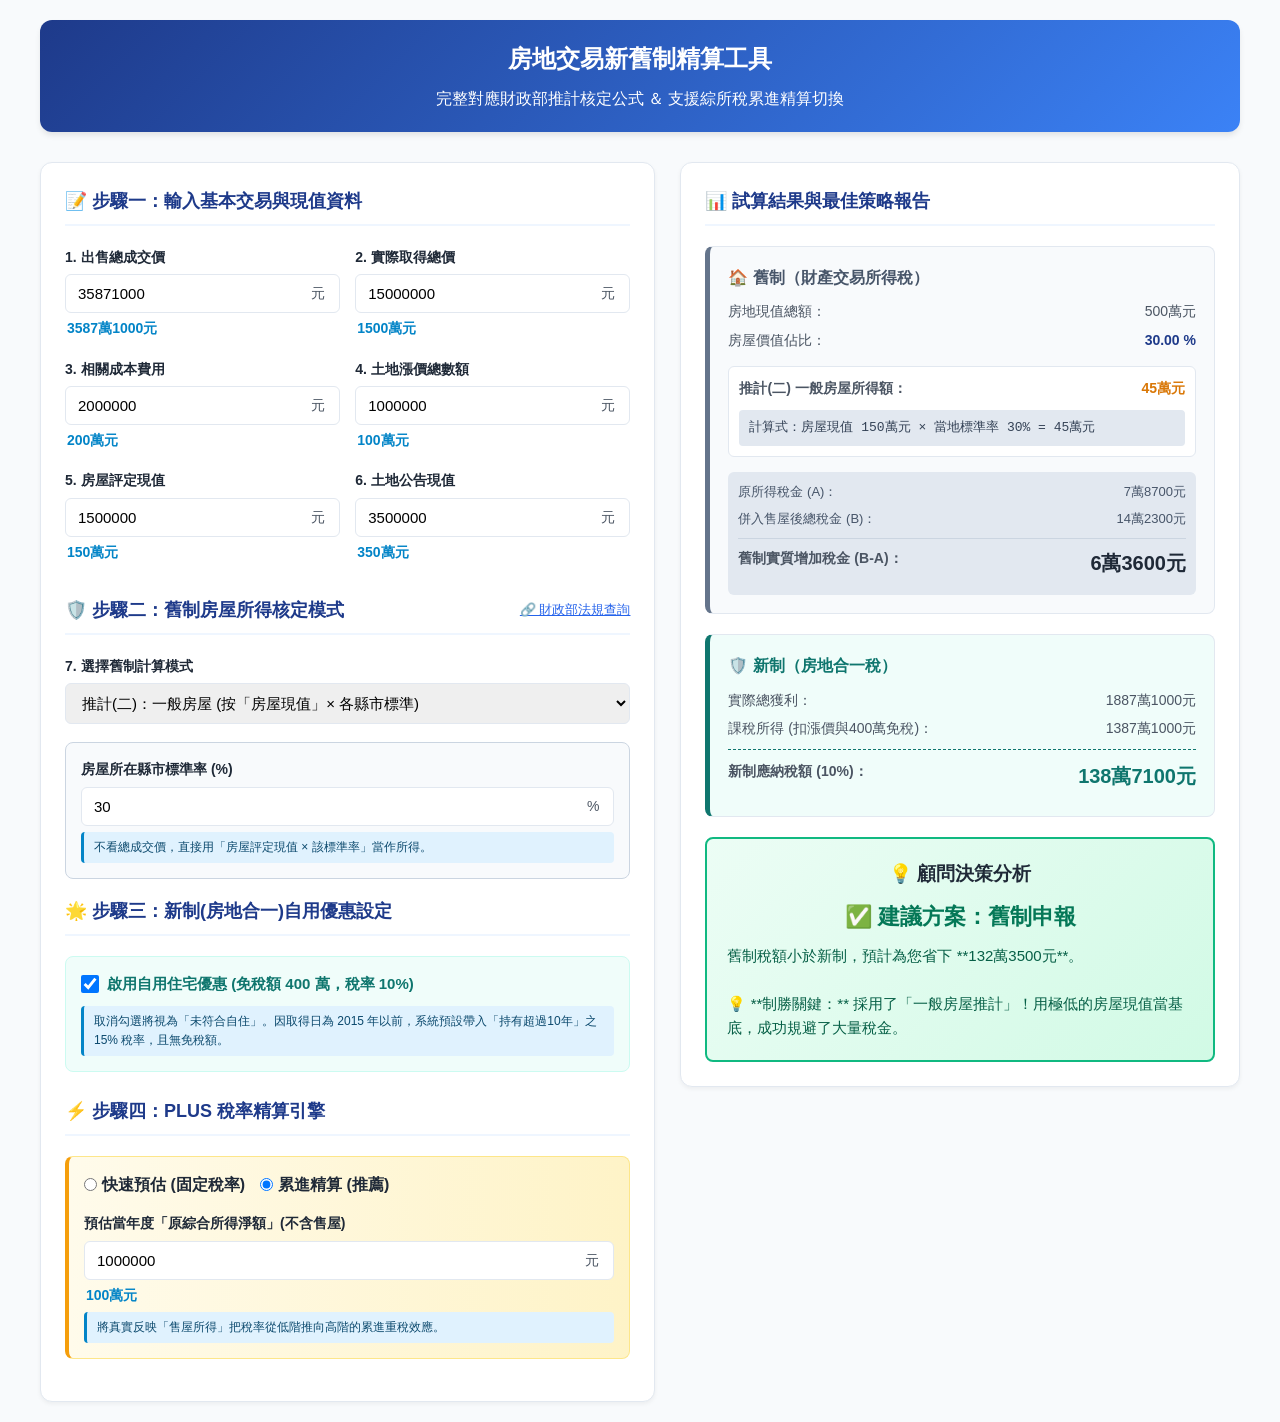
<file: 出售房屋所得稅計算6.html>
<!DOCTYPE html>
<html lang="zh-TW">
<head>
    <meta charset="UTF-8">
    <meta name="viewport" content="width=device-width, initial-scale=1.0">
    <title>房地交易新舊制精算工具</title>
    <style>
        :root {
            --primary: #1e3a8a;
            --primary-light: #eff6ff;
            --secondary: #0f766e;
            --secondary-light: #f0fdfa;
            --accent: #d97706;
            --text-main: #1f2937;
            --text-muted: #4b5563;
            --bg-main: #f8fafc;
            --card-bg: #ffffff;
            --border: #e2e8f0;
            --success: #10b981;
        }

        * {
            box-sizing: border-box;
            margin: 0;
            padding: 0;
            font-family: "Helvetica Neue", Arial, "Noto Sans TC", "Microsoft JhengHei", sans-serif;
        }

        body {
            background-color: var(--bg-main);
            color: var(--text-main);
            line-height: 1.6;
            padding: 20px;
        }

        .container {
            max-width: 1200px;
            margin: 0 auto;
        }

        header {
            text-align: center;
            margin-bottom: 30px;
            padding: 20px;
            background: linear-gradient(135deg, var(--primary), #3b82f6);
            color: white;
            border-radius: 12px;
            box-shadow: 0 4px 6px -1px rgba(0, 0, 0, 0.1);
        }

        header h1 {
            font-size: 24px;
            margin-bottom: 8px;
        }

        .grid-layout {
            display: grid;
            grid-template-columns: 1fr;
            gap: 25px;
        }

        @media (min-width: 900px) {
            .grid-layout {
                grid-template-columns: 1.1fr 1fr;
            }
        }

        .card {
            background-color: var(--card-bg);
            border-radius: 12px;
            padding: 24px;
            border: 1px solid var(--border);
            box-shadow: 0 2px 4px rgba(0,0,0,0.05);
        }

        .card-title {
            font-size: 18px;
            font-weight: bold;
            color: var(--primary);
            margin-bottom: 20px;
            padding-bottom: 8px;
            border-bottom: 2px solid var(--primary-light);
            display: flex;
            align-items: center;
            gap: 8px;
            justify-content: space-between; /* 新增: 讓標題與連結分居左右 */
        }

        .card-title-text {
            display: flex;
            align-items: center;
            gap: 8px;
        }

        .doc-link {
            font-size: 13px;
            color: #2563eb;
            text-decoration: underline;
            font-weight: normal;
            transition: color 0.2s;
        }
        
        .doc-link:hover {
            color: #1d4ed8;
        }

        .form-group {
            margin-bottom: 18px;
        }

        .form-group label {
            display: block;
            font-weight: 600;
            margin-bottom: 6px;
            font-size: 14px;
            color: var(--text-main);
        }

        .input-wrapper {
            position: relative;
            display: flex;
            align-items: center;
        }

        .input-wrapper input, .input-wrapper select {
            width: 100%;
            padding: 10px 40px 10px 12px;
            border: 1px solid var(--border);
            border-radius: 6px;
            font-size: 15px;
            outline: none;
            transition: border-color 0.2s;
        }

        .input-wrapper input:focus, .input-wrapper select:focus {
            border-color: var(--primary);
            box-shadow: 0 0 0 3px rgba(59, 130, 246, 0.1);
        }

        .input-wrapper .unit {
            position: absolute;
            right: 15px;
            color: var(--text-muted);
            font-size: 14px;
            pointer-events: none;
        }

        .num-hint {
            font-size: 14px;
            color: #0284c7;
            font-weight: bold;
            margin-top: 4px;
            padding-left: 2px;
        }

        .tip-box {
            margin-top: 6px;
            font-size: 12px;
            color: #0c4a6e;
            background-color: #e0f2fe;
            padding: 6px 10px;
            border-radius: 4px;
            border-left: 3px solid #0284c7;
        }

        .advanced-box {
            background-color: #f8fafc;
            border: 1px solid #cbd5e1;
            padding: 15px;
            border-radius: 8px;
            margin-bottom: 18px;
        }

        .plus-box {
            background: linear-gradient(to right, #fffbeb, #fef3c7);
            border: 1px solid #fde68a;
            border-left: 4px solid #f59e0b;
            padding: 15px;
            border-radius: 8px;
            margin-bottom: 18px;
        }

        .radio-group {
            display: flex;
            gap: 15px;
            margin-bottom: 15px;
        }

        .radio-group label {
            display: flex;
            align-items: center;
            gap: 5px;
            font-weight: 600;
            cursor: pointer;
        }

        .hidden {
            display: none !important;
        }

        /* Results Styling */
        .result-block {
            margin-bottom: 20px;
            padding: 18px;
            border-radius: 8px;
            border: 1px solid var(--border);
        }

        .result-block.old-sys {
            border-left: 5px solid #64748b;
            background-color: #f8fafc;
        }

        .result-block.new-sys {
            border-left: 5px solid var(--secondary);
            background-color: var(--secondary-light);
        }

        .result-row {
            display: flex;
            justify-content: space-between;
            font-size: 14px;
            color: var(--text-muted);
            margin-bottom: 6px;
        }

        .tax-amount {
            font-size: 20px;
            font-weight: bold;
            color: var(--text-main);
        }

        .formula-text {
            font-family: monospace;
            background-color: #e2e8f0;
            padding: 8px 10px;
            border-radius: 4px;
            font-size: 13px;
            color: #334155;
            margin-top: 10px;
            word-break: break-all;
        }

        .recommendation-card {
            background: linear-gradient(135deg, #ecfdf5, #d1fae5);
            border: 2px solid var(--success);
            border-radius: 8px;
            padding: 20px;
            margin-top: 20px;
            text-align: center;
        }
    </style>
</head>
<body>

<div class="container">
    <header>
        <h1>房地交易新舊制精算工具</h1>
        <p>完整對應財政部推計核定公式 ＆ 支援綜所稅累進精算切換</p>
    </header>

    <div class="grid-layout">
        <!-- Input Section -->
        <div class="card">
            <div class="card-title">
                <span class="card-title-text">📝 步驟一：輸入基本交易與現值資料</span>
            </div>
            
            <div style="display: grid; grid-template-columns: 1fr 1fr; gap: 15px;">
                <div class="form-group">
                    <label>1. 出售總成交價</label>
                    <div class="input-wrapper">
                        <input type="number" id="sellPrice" value="35871000" oninput="handleInput(this, 'hintSell')">
                        <span class="unit">元</span>
                    </div>
                    <div class="num-hint" id="hintSell"></div>
                </div>
                <div class="form-group">
                    <label>2. 實際取得總價</label>
                    <div class="input-wrapper">
                        <input type="number" id="buyPrice" value="15000000" oninput="handleInput(this, 'hintBuy')">
                        <span class="unit">元</span>
                    </div>
                    <div class="num-hint" id="hintBuy"></div>
                </div>
            </div>

            <div style="display: grid; grid-template-columns: 1fr 1fr; gap: 15px;">
                <div class="form-group">
                    <label>3. 相關成本費用</label>
                    <div class="input-wrapper">
                        <input type="number" id="costs" value="2000000" oninput="handleInput(this, 'hintCost')">
                        <span class="unit">元</span>
                    </div>
                    <div class="num-hint" id="hintCost"></div>
                </div>
                <div class="form-group">
                    <label>4. 土地漲價總數額</label>
                    <div class="input-wrapper">
                        <input type="number" id="landIncrement" value="1000000" oninput="handleInput(this, 'hintLandInc')">
                        <span class="unit">元</span>
                    </div>
                    <div class="num-hint" id="hintLandInc"></div>
                </div>
            </div>

            <div style="display: grid; grid-template-columns: 1fr 1fr; gap: 15px;">
                <div class="form-group">
                    <label>5. 房屋評定現值</label>
                    <div class="input-wrapper">
                        <input type="number" id="houseValue" value="1500000" oninput="handleInput(this, 'hintHouseVal')">
                        <span class="unit">元</span>
                    </div>
                    <div class="num-hint" id="hintHouseVal"></div>
                </div>
                <div class="form-group">
                    <label>6. 土地公告現值</label>
                    <div class="input-wrapper">
                        <input type="number" id="landValue" value="3500000" oninput="handleInput(this, 'hintLandVal')">
                        <span class="unit">元</span>
                    </div>
                    <div class="num-hint" id="hintLandVal"></div>
                </div>
            </div>

            <div class="card-title" style="margin-top: 15px;">
                <span class="card-title-text">🛡️ 步驟二：舊制房屋所得核定模式</span>
                <!-- 財政部查詢連結加入此處 -->
                <a href="https://www.etax.nat.gov.tw/etwmain/tax-info/understanding/tax-q-and-a/national/individual-income-tax/taxation-scope/which-income/r8q3EDv" target="_blank" class="doc-link">🔗 財政部法規查詢</a>
            </div>
            <div class="form-group">
                <label>7. 選擇舊制計算模式</label>
                <div class="input-wrapper">
                    <select id="oldMode" onchange="toggleUI()">
                        <option value="imputed_normal" selected>推計(二)：一般房屋 (按「房屋現值」× 各縣市標準)</option>
                        <option value="imputed_high">推計(一)：高價房屋 (按「總成交價」拆分房屋收入 × 利潤率)</option>
                        <option value="real">核實申報 (按「實際總獲利」× 房屋現值佔比)</option>
                    </select>
                </div>
            </div>

            <div id="paramNormal" class="advanced-box">
                <div class="form-group" style="margin-bottom:0;">
                    <label>房屋所在縣市標準率 (%)</label>
                    <div class="input-wrapper">
                        <input type="number" id="localRate" value="30" oninput="runCalculation()">
                        <span class="unit">%</span>
                    </div>
                    <div class="tip-box">不看總成交價，直接用「房屋評定現值 × 該標準率」當作所得。</div>
                </div>
            </div>

            <div id="paramHigh" class="advanced-box hidden">
                <div class="form-group" style="margin-bottom:0;">
                    <label>高價房屋利潤率 (%)</label>
                    <div class="input-wrapper">
                        <input type="number" id="highRate" value="17" oninput="runCalculation()">
                        <span class="unit">%</span>
                    </div>
                    <div class="tip-box">房屋所得 = 總成交價 × 房屋現值比 × 利潤率。</div>
                </div>
            </div>

            <div class="card-title" style="margin-top: 15px;">
                <span class="card-title-text">🌟 步驟三：新制(房地合一)自用優惠設定</span>
            </div>
            <div class="form-group" style="background:#f0fdfa; padding:15px; border-radius:8px; border:1px solid #ccfbf1;">
                <label style="cursor: pointer; display: flex; align-items: center; gap: 8px; margin: 0;">
                    <input type="checkbox" id="isSelfUse" checked onchange="runCalculation()" style="width:18px; height:18px;">
                    <span style="font-size:15px; color:var(--secondary); font-weight:bold;">啟用自用住宅優惠 (免稅額 400 萬，稅率 10%)</span>
                </label>
                <div class="tip-box" style="margin-top:10px; background:#e0f2fe; border-left-color:#0284c7;">
                    取消勾選將視為「未符合自住」。因取得日為 2015 年以前，系統預設帶入「持有超過10年」之 15% 稅率，且無免稅額。
                </div>
            </div>

            <div class="card-title" style="margin-top: 25px;">
                <span class="card-title-text">⚡ 步驟四：PLUS 稅率精算引擎</span>
            </div>
            <div class="plus-box">
                <div class="radio-group">
                    <label><input type="radio" name="taxEngine" value="fixed" onchange="toggleUI()"> 快速預估 (固定稅率)</label>
                    <label><input type="radio" name="taxEngine" value="prog" onchange="toggleUI()" checked> 累進精算 (推薦)</label>
                </div>

                <div id="engineFixed" class="hidden">
                    <div class="form-group" style="margin-bottom:0;">
                        <label>預估固定所得稅率 (%)</label>
                        <div class="input-wrapper"><input type="number" id="fixedRate" value="20" oninput="runCalculation()"><span class="unit">%</span></div>
                    </div>
                </div>

                <div id="engineProg">
                    <div class="form-group" style="margin-bottom:0;">
                        <label>預估當年度「原綜合所得淨額」(不含售屋)</label>
                        <div class="input-wrapper">
                            <input type="number" id="originalIncome" value="1000000" oninput="handleInput(this, 'hintOrigInc')">
                            <span class="unit">元</span>
                        </div>
                        <div class="num-hint" id="hintOrigInc"></div>
                        <div class="tip-box">將真實反映「售屋所得」把稅率從低階推向高階的累進重稅效應。</div>
                    </div>
                </div>
            </div>
        </div>

        <!-- Output Section -->
        <div>
            <div class="card" style="position: sticky; top: 20px;">
                <div class="card-title">📊 試算結果與最佳策略報告</div>

                <!-- Old System -->
                <div class="result-block old-sys">
                    <div style="font-weight: bold; margin-bottom: 10px; color: #475569; font-size: 16px;">🏠 舊制（財產交易所得稅）</div>
                    
                    <div class="result-row"><span>房地現值總額：</span><span id="resTotalAssessed">0元</span></div>
                    <div class="result-row"><span>房屋價值佔比：</span><span id="resRatio" style="color:var(--primary); font-weight:bold;">0%</span></div>
                    
                    <div style="margin: 15px 0; padding: 10px; background: white; border: 1px solid var(--border); border-radius: 6px;">
                        <div class="result-row"><span id="lblOldIncomeLabel" style="font-weight:bold;">核定之房屋所得額：</span><span id="resOldIncome" style="font-weight:bold; color:var(--accent);">0元</span></div>
                        <div id="resFormula" class="formula-text"></div>
                    </div>
                    
                    <div id="taxDetailBox" style="background:#e2e8f0; padding:10px; border-radius:6px; margin-top:10px;">
                        <!-- JS 注入 -->
                    </div>
                </div>

                <!-- New System -->
                <div class="result-block new-sys">
                    <div style="font-weight: bold; margin-bottom: 10px; color: var(--secondary); font-size: 16px;">🛡️ 新制（房地合一稅）</div>
                    <div class="result-row"><span>實際總獲利：</span><span id="resProfit">0元</span></div>
                    <div class="result-row"><span id="lblNewSysDetail">新制課稅所得：</span><span id="resNewBase">0元</span></div>
                    <div class="result-row" style="margin-top: 10px; border-top: 1px dashed var(--secondary); padding-top: 10px;">
                        <span id="lblNewSysRate" style="font-weight: bold;">新制應納稅額：</span>
                        <span id="resNewTax" class="tax-amount" style="color: var(--secondary);">0元</span>
                    </div>
                </div>

                <!-- Recommendation -->
                <div id="recCard" class="recommendation-card">
                    <h3>💡 顧問決策分析</h3>
                    <div id="recText" style="font-size: 22px; font-weight: 800; color: #047857; margin: 10px 0;">計算中...</div>
                    <p id="recDesc" style="font-size: 15px; text-align: left; margin-top: 10px; color:#065f46;"></p>
                </div>
            </div>
        </div>
    </div>
</div>

<script>
// 金額轉換為中文格式 (例如: 3587萬1000元)
function getChineseNum(num) {
    if (num === null || num === undefined || isNaN(num)) return "0元";
    num = Math.round(num);
    if (num === 0) return "0元";
    
    let sign = num < 0 ? "-" : "";
    num = Math.abs(num);
    let yi = Math.floor(num / 100000000);
    let wan = Math.floor((num % 100000000) / 10000);
    let remainder = num % 10000;
    
    let parts = [];
    if (yi > 0) parts.push(yi + "億");
    if (wan > 0) parts.push(wan + "萬");
    if (remainder > 0) parts.push(remainder);
    
    if (parts.length === 0) return "0元";
    return sign + parts.join("") + "元";
}

// 處理輸入框變更
function handleInput(elem, hintId) {
    const val = parseFloat(elem.value);
    document.getElementById(hintId).innerText = getChineseNum(val);
    runCalculation();
}

// 初始化所有中文提示
function initHints() {
    const ids = [
        {in: 'sellPrice', hint: 'hintSell'},
        {in: 'buyPrice', hint: 'hintBuy'},
        {in: 'costs', hint: 'hintCost'},
        {in: 'landIncrement', hint: 'hintLandInc'},
        {in: 'houseValue', hint: 'hintHouseVal'},
        {in: 'landValue', hint: 'hintLandVal'},
        {in: 'originalIncome', hint: 'hintOrigInc'}
    ];
    ids.forEach(item => {
        handleInput(document.getElementById(item.in), item.hint);
    });
}

// UI 狀態切換
function toggleUI() {
    const mode = document.getElementById('oldMode').value;
    document.getElementById('paramNormal').classList.toggle('hidden', mode !== 'imputed_normal');
    document.getElementById('paramHigh').classList.toggle('hidden', mode !== 'imputed_high');

    const engine = document.querySelector('input[name="taxEngine"]:checked').value;
    document.getElementById('engineFixed').classList.toggle('hidden', engine !== 'fixed');
    document.getElementById('engineProg').classList.toggle('hidden', engine !== 'prog');
    
    runCalculation();
}

// 台灣 113年度 綜合所得稅 累進級距計算 (輸入與輸出皆為全額「元」)
function calcProgTax(netIncome) {
    if (netIncome <= 0) return 0;
    if (netIncome <= 590000) return netIncome * 0.05;
    if (netIncome <= 1330000) return (netIncome * 0.12) - 41300;
    if (netIncome <= 2660000) return (netIncome * 0.20) - 147700;
    if (netIncome <= 4980000) return (netIncome * 0.30) - 413700;
    return (netIncome * 0.40) - 911700;
}

// 主計算引擎
function runCalculation() {
    const sellP = parseFloat(document.getElementById('sellPrice').value) || 0;
    const buyP = parseFloat(document.getElementById('buyPrice').value) || 0;
    const costs = parseFloat(document.getElementById('costs').value) || 0;
    const landInc = parseFloat(document.getElementById('landIncrement').value) || 0;
    const houseV = parseFloat(document.getElementById('houseValue').value) || 0;
    const landV = parseFloat(document.getElementById('landValue').value) || 0;
    
    const oldMode = document.getElementById('oldMode').value;
    const taxEngine = document.querySelector('input[name="taxEngine"]:checked').value;
    const isSelfUse = document.getElementById('isSelfUse').checked;
    
    // 共用計算
    const totalAssessed = houseV + landV;
    const ratio = totalAssessed > 0 ? (houseV / totalAssessed) : 0;
    const actualProfit = sellP - buyP - costs;

    // --- 舊制房屋所得額 ---
    let oldIncome = 0;
    let formulaStr = "";
    let incomeLabel = "";

    if (oldMode === 'imputed_high') {
        const highRate = (parseFloat(document.getElementById('highRate').value) || 0) / 100;
        const houseRevenue = sellP * ratio;
        oldIncome = houseRevenue * highRate;
        incomeLabel = "推計(一) 高價房屋所得額：";
        formulaStr = `(1) 歸屬房屋收入 = ${getChineseNum(sellP)} × 房屋佔比 ${(ratio*100).toFixed(2)}% = ${getChineseNum(houseRevenue)}\n(2) 房屋所得額 = ${getChineseNum(houseRevenue)} × 利潤率 ${highRate*100}% = ${getChineseNum(oldIncome)}`;
    } else if (oldMode === 'imputed_normal') {
        const localRate = (parseFloat(document.getElementById('localRate').value) || 0) / 100;
        oldIncome = houseV * localRate;
        incomeLabel = "推計(二) 一般房屋所得額：";
        formulaStr = `計算式：房屋現值 ${getChineseNum(houseV)} × 當地標準率 ${localRate*100}% = ${getChineseNum(oldIncome)}`;
    } else {
        oldIncome = actualProfit > 0 ? (actualProfit * ratio) : 0;
        incomeLabel = "核實申報 房屋所得額：";
        formulaStr = `計算式：實際總獲利 ${getChineseNum(actualProfit)} × 房屋佔比 ${(ratio*100).toFixed(2)}% = ${getChineseNum(oldIncome)}`;
    }

    // --- 舊制稅金 ---
    let oldTax = 0;
    const taxDetailBox = document.getElementById('taxDetailBox');

    if (taxEngine === 'fixed') {
        const fixedRate = (parseFloat(document.getElementById('fixedRate').value) || 0) / 100;
        oldTax = oldIncome * fixedRate;
        taxDetailBox.innerHTML = `
            <div class="result-row"><span>套用固定稅率：</span><span>${fixedRate*100}%</span></div>
            <div class="result-row" style="margin-top: 8px; padding-top: 8px; border-top: 1px solid #cbd5e1;">
                <span style="font-weight: bold;">舊制預估應納稅額：</span>
                <span class="tax-amount">${getChineseNum(oldTax)}</span>
            </div>
        `;
    } else {
        const origInc = parseFloat(document.getElementById('originalIncome').value) || 0;
        const taxA = calcProgTax(origInc);
        const taxB = calcProgTax(origInc + oldIncome);
        oldTax = Math.max(0, taxB - taxA);

        taxDetailBox.innerHTML = `
            <div class="result-row" style="font-size:13px; color:#475569;"><span>原所得稅金 (A)：</span><span>${getChineseNum(taxA)}</span></div>
            <div class="result-row" style="font-size:13px; color:#475569;"><span>併入售屋後總稅金 (B)：</span><span>${getChineseNum(taxB)}</span></div>
            <div class="result-row" style="margin-top: 8px; padding-top: 8px; border-top: 1px solid #cbd5e1;">
                <span style="font-weight: bold;">舊制實質增加稅金 (B-A)：</span>
                <span class="tax-amount">${getChineseNum(oldTax)}</span>
            </div>
        `;
    }

    // 更新舊制 UI
    document.getElementById('resTotalAssessed').innerText = getChineseNum(totalAssessed);
    document.getElementById('resRatio').innerText = (ratio * 100).toFixed(2) + ' %';
    document.getElementById('lblOldIncomeLabel').innerText = incomeLabel;
    document.getElementById('resOldIncome').innerText = getChineseNum(oldIncome);
    document.getElementById('resFormula').innerText = formulaStr;

    // --- 新制計算 ---
    document.getElementById('resProfit').innerText = getChineseNum(actualProfit);
    let newBase = actualProfit - landInc;
    
    if (isSelfUse) {
        newBase -= 4000000;
        document.getElementById('lblNewSysDetail').innerText = "課稅所得 (扣漲價與400萬免稅)：";
        document.getElementById('lblNewSysRate').innerText = "新制應納稅額 (10%)：";
    } else {
        document.getElementById('lblNewSysDetail').innerText = "課稅所得 (僅扣土地漲價)：";
        document.getElementById('lblNewSysRate').innerText = "新制應納稅額 (15%)：";
    }

    if (newBase < 0 || actualProfit <= 0) newBase = 0;
    const newTaxRate = isSelfUse ? 0.10 : 0.15;
    const newTax = newBase * newTaxRate;
    
    document.getElementById('resNewBase').innerText = getChineseNum(newBase);
    document.getElementById('resNewTax').innerText = getChineseNum(newTax);

    // --- 決策分析 ---
    const recText = document.getElementById('recText');
    const recDesc = document.getElementById('recDesc');

    if (actualProfit <= 0) {
        recText.innerText = '免繳所得稅 (虧損)';
        recDesc.innerText = '實際交易無獲利，無論新舊制均免稅。請妥善保留憑證並核實申報結案。';
        return;
    }

    if (oldTax < newTax) {
        recText.innerText = '✅ 建議方案：舊制申報';
        let txt = `舊制稅額小於新制，預計為您省下 **${getChineseNum(newTax - oldTax)}**。<br><br>`;
        if (oldMode === 'imputed_normal') {
            txt += `💡 **制勝關鍵：** 採用了「一般房屋推計」！用極低的房屋現值當基底，成功規避了大量稅金。`;
        } else if (oldMode === 'imputed_high') {
            txt += `💡 **制勝關鍵：** 高價房屋依法定利潤率推算出來的所得，遠小於您的真實獲利。`;
        } else {
            txt += `💡 **制勝關鍵：** 由於此物件「土地價值佔比高」，舊制將真實獲利大比例歸屬給免稅的土地，稅負較輕。`;
        }
        recDesc.innerHTML = txt;
    } else if (newTax < oldTax) {
        recText.innerText = '✅ 建議方案：新制 (房地合一)';
        let txt = `新制稅額小於舊制，預計為您省下 **${getChineseNum(oldTax - newTax)}**。<br><br>`;
        if (isSelfUse) {
            txt += `💡 **制勝關鍵：** 新制強大的「400萬免稅額」直接削弱了稅基，並享有 10% 單一優惠稅率。`;
        } else {
            txt += `💡 **制勝關鍵：** 即使沒有自用優惠，新制分離課稅的 15% 仍低於舊制併入個人所得後產生的累進重稅負擔。`;
        }
        recDesc.innerHTML = txt;
    } else {
        recText.innerText = '方案差異不大';
        recDesc.innerText = '新舊制試算稅額相同，請與地政士評估申報手續的便利性即可。';
    }
}

// 初始化啟動
window.onload = function() {
    initHints();
    toggleUI();
};
</script>

</body>
</html>
</file>
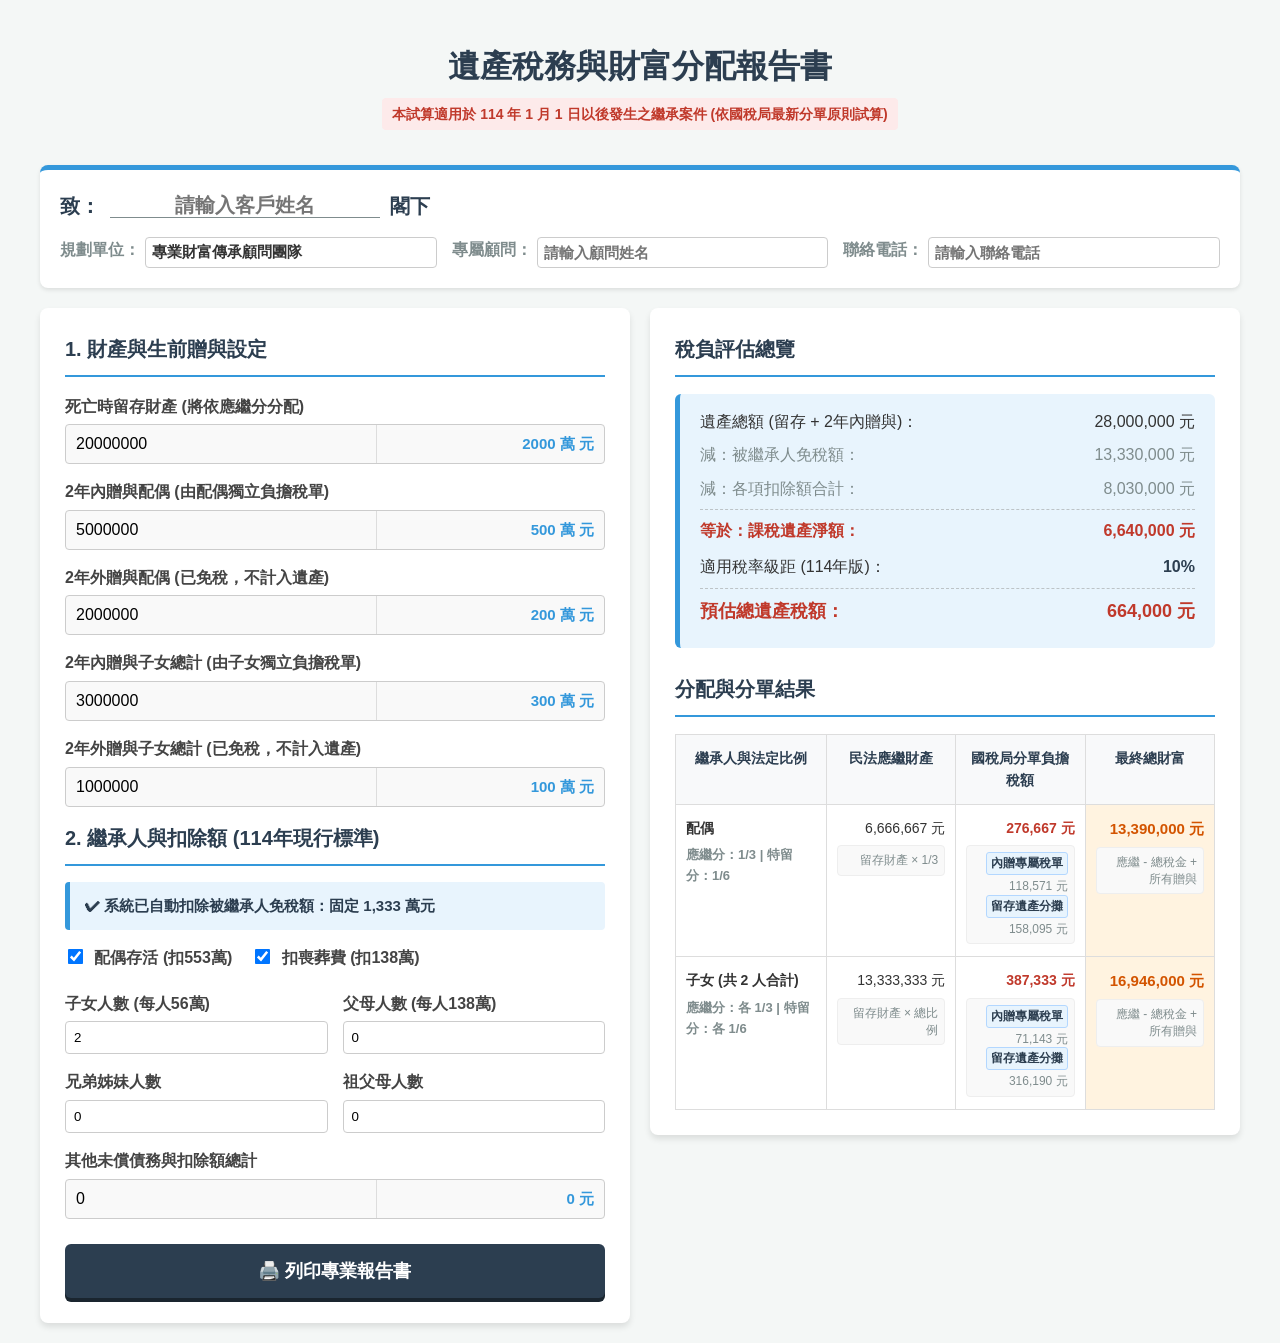
<file: 遺產稅應繼分特留分計算9.html>
<!DOCTYPE html>
<html lang="zh-TW">
<head>
<meta charset="UTF-8">
<meta name="viewport" content="width=device-width, initial-scale=1.0">
<title>114年版-全方位遺產稅與財富分配報告書 (專業實務分單版)</title>
<style>
    /* 核心色彩與字體 */
    :root { --primary: #2c3e50; --secondary: #3498db; --bg: #f4f7f6; --danger: #c0392b; }
    body { font-family: 'Segoe UI', Tahoma, Geneva, Verdana, sans-serif; background-color: var(--bg); color: #333; line-height: 1.6; padding: 20px; margin: 0; }
    .container { max-width: 1200px; margin: auto; }
    
    /* 報告書專屬表頭 */
    .report-header { background: #fff; padding: 20px; border-radius: 8px; margin-bottom: 20px; box-shadow: 0 2px 4px rgba(0,0,0,0.1); border-top: 5px solid var(--secondary); display: flex; flex-direction: column; gap: 15px; }
    .header-client { font-size: 20px; font-weight: bold; color: var(--primary); display: flex; align-items: center; }
    .header-client input { font-size: 20px; font-weight: bold; border: none; border-bottom: 1px solid #7f8c8d; padding: 0 10px; width: 250px; outline: none; text-align: center; color: var(--primary); background: transparent; margin: 0 10px; }
    .header-client input:focus { border-bottom-color: var(--secondary); }
    .header-info-row { display: flex; justify-content: space-between; flex-wrap: wrap; gap: 15px; }
    .header-group { display: flex; align-items: center; gap: 5px; flex: 1; min-width: 200px; }
    .header-group label { font-weight: bold; color: #7f8c8d; white-space: nowrap; }
    .header-group input { flex: 1; padding: 6px; border: 1px solid #ccc; border-radius: 4px; font-size: 15px; outline: none; color: #333; font-weight: bold; }
    
    /* 雙欄排版區 */
    .two-column-layout { display: flex; gap: 20px; align-items: flex-start; flex-wrap: wrap; }
    .panel { background: #fff; padding: 25px; border-radius: 8px; box-shadow: 0 4px 6px rgba(0,0,0,0.1); flex: 1; min-width: 380px; }
    h2 { color: var(--primary); border-bottom: 2px solid var(--secondary); padding-bottom: 10px; margin-top: 0; font-size: 20px; }
    .notice { font-size: 14px; color: var(--danger); font-weight: bold; margin-bottom: 15px; display: inline-block; padding: 5px 10px; background: #fdeaea; border-radius: 4px; }
    
    /* 免稅額提示區塊 */
    .exemption-box { background-color: #e8f4fd; border-left: 5px solid var(--secondary); padding: 12px 15px; border-radius: 4px; margin-bottom: 15px; font-weight: bold; color: var(--primary); font-size: 15px; }

    /* 表單輸入元件 */
    .form-group { margin-bottom: 15px; }
    label { display: block; font-weight: bold; margin-bottom: 5px; color: #444; }
    .input-wrapper { display: flex; align-items: center; background: #f9f9f9; border: 1px solid #ccc; border-radius: 4px; padding-right: 10px; transition: 0.3s;}
    .input-wrapper:focus-within { border-color: var(--secondary); box-shadow: 0 0 5px rgba(52, 152, 219, 0.3); }
    .input-wrapper input[type="number"] { width: 55%; padding: 10px; border: none; background: transparent; font-size: 16px; outline: none; border-right: 1px solid #ddd; }
    input[type="number"].small-input { width: 100%; padding: 8px; border: 1px solid #ccc; border-radius: 4px; box-sizing: border-box; }
    input[type="checkbox"] { transform: scale(1.2); margin-right: 8px; cursor: pointer; }
    
    .hint-text { color: var(--secondary); font-weight: bold; font-size: 15px; text-align: right; flex: 1; white-space: nowrap; }
    .print-btn { display: block; width: 100%; padding: 15px; background-color: var(--primary); color: white; border: none; border-radius: 6px; font-size: 18px; font-weight: bold; cursor: pointer; transition: 0.2s; box-shadow: 0 4px 0 #1a252f; margin-top: 25px; }
    .print-btn:hover { background-color: #34495e; transform: translateY(2px); box-shadow: 0 2px 0 #1a252f; }

    /* 總覽區與表格 */
    .summary-box { background-color: #e8f4fd; padding: 15px 20px; border-radius: 6px; margin-bottom: 25px; border-left: 5px solid var(--secondary); }
    .summary-item { display: flex; justify-content: space-between; margin-bottom: 8px; font-size: 16px; }
    .summary-formula { border-top: 1px dashed #bdc3c7; margin-top: 8px; padding-top: 8px; font-weight: bold; color: var(--danger); }
    
    table { width: 100%; border-collapse: collapse; margin-top: 10px; font-size: 14px; }
    th, td { border: 1px solid #ddd; padding: 12px 10px; text-align: right; vertical-align: top; }
    th { background-color: #f8f9fa; text-align: center; color: var(--primary); }
    td:first-child { text-align: left; font-weight: bold; }
    .fraction-text { font-size: 13px; color: #7f8c8d; font-weight: bold; margin-top: 6px; }
    .highlight { background-color: #fff3e0; font-weight: bold; color: #d35400; font-size: 15px;}
    .calc-detail { display: block; font-size: 12px; color: #7f8c8d; font-weight: normal; margin-top: 6px; line-height: 1.4; background: #f9f9f9; padding: 6px; border-radius: 4px; border: 1px solid #eee; text-align: right; }
    .detail-tag { display: inline-block; padding: 2px 4px; background: #e8f4fd; border-radius: 3px; border: 1px solid #b3d7ff; margin-bottom: 3px; color: #2c3e50; font-weight: bold; }

    /* ★ 完美修復的列印排版 ★ */
    @media print {
        @page { margin: 1cm; }
        body { background-color: white; padding: 0; margin: 0; color: #000; }
        .container { max-width: 100% !important; margin: 0; padding: 0; }
        .two-column-layout { display: block; } 
        
        .report-header { box-shadow: none; border: none; border-bottom: 2px solid #000; border-top: none; padding: 0 0 15px 0; border-radius: 0; margin-bottom: 20px; display: block; }
        .header-client { margin-bottom: 10px; }
        .header-info-row { display: block; } 
        .header-group { display: inline-block; width: auto; margin-right: 25px; margin-bottom: 5px; }
        .header-group input, .header-client input { border: none; background: transparent; padding: 0; font-weight: bold; pointer-events: none; color: #000; }
        
        .panel { box-shadow: none; border: none; padding: 0; margin-bottom: 20px; page-break-inside: avoid; }
        .input-wrapper { border: none; background: transparent; padding: 0; }
        .input-wrapper input[type="number"] { border: none; background: transparent; padding: 0; font-weight: bold; text-align: left; color: #000; }
        input[type="number"].small-input, input[type="checkbox"] { pointer-events: none; border: none; background: transparent; font-weight: bold; color: #000; }
        
        .hint-text, .print-btn, .notice { display: none !important; }
        .summary-box, th, .highlight, .calc-detail, .exemption-box, .detail-tag { -webkit-print-color-adjust: exact !important; print-color-adjust: exact !important; }
    }
</style>
</head>
<body>

<div class="container">
    <h1 style="text-align: center; color: var(--primary); margin-bottom: 5px;">遺產稅務與財富分配報告書</h1>
    <div style="text-align: center; margin-bottom: 20px;"><span class="notice">本試算適用於 114 年 1 月 1 日以後發生之繼承案件 (依國稅局最新分單原則試算)</span></div>
    
    <div class="report-header">
        <div class="header-client">致：<input type="text" placeholder="請輸入客戶姓名"> 閣下</div>
        <div class="header-info-row">
            <div class="header-group"><label>規劃單位：</label><input type="text" value="專業財富傳承顧問團隊"></div>
            <div class="header-group"><label>專屬顧問：</label><input type="text" placeholder="請輸入顧問姓名"></div>
            <div class="header-group"><label>聯絡電話：</label><input type="text" placeholder="請輸入聯絡電話"></div>
        </div>
    </div>

    <div class="two-column-layout">
        
        <div class="panel">
            <h2>1. 財產與生前贈與設定</h2>
            <div class="form-group">
                <label>死亡時留存財產 (將依應繼分分配)</label>
                <div class="input-wrapper"><input type="number" id="inp-netAssets" value="20000000" oninput="runCalc()"><span class="hint-text" id="hint-netAssets"></span></div>
            </div>
            <div class="form-group">
                <label>2年內贈與配偶 (由配偶獨立負擔稅單)</label>
                <div class="input-wrapper"><input type="number" id="inp-spouseIn" value="5000000" oninput="runCalc()"><span class="hint-text" id="hint-spouseIn"></span></div>
            </div>
            <div class="form-group">
                <label>2年外贈與配偶 (已免稅，不計入遺產)</label>
                <div class="input-wrapper"><input type="number" id="inp-spouseOut" value="2000000" oninput="runCalc()"><span class="hint-text" id="hint-spouseOut"></span></div>
            </div>
            <div class="form-group">
                <label>2年內贈與子女總計 (由子女獨立負擔稅單)</label>
                <div class="input-wrapper"><input type="number" id="inp-childIn" value="3000000" oninput="runCalc()"><span class="hint-text" id="hint-childIn"></span></div>
            </div>
            <div class="form-group">
                <label>2年外贈與子女總計 (已免稅，不計入遺產)</label>
                <div class="input-wrapper"><input type="number" id="inp-childOut" value="1000000" oninput="runCalc()"><span class="hint-text" id="hint-childOut"></span></div>
            </div>

            <h2>2. 繼承人與扣除額 (114年現行標準)</h2>
            <div class="exemption-box">
                ✔ 系統已自動扣除被繼承人免稅額：固定 1,333 萬元
            </div>

            <div class="form-group" style="display: flex; gap: 20px;">
                <label><input type="checkbox" id="chk-hasSpouse" checked onchange="runCalc()"> 配偶存活 (扣553萬)</label>
                <label><input type="checkbox" id="chk-funeral" checked onchange="runCalc()"> 扣喪葬費 (扣138萬)</label>
            </div>
            <div style="display: flex; gap: 15px; margin-bottom: 15px;">
                <div style="flex:1;"><label>子女人數 (每人56萬)</label><input type="number" id="inp-numChild" class="small-input" value="2" min="0" oninput="runCalc()"></div>
                <div style="flex:1;"><label>父母人數 (每人138萬)</label><input type="number" id="inp-numParent" class="small-input" value="0" min="0" oninput="runCalc()"></div>
            </div>
            <div style="display: flex; gap: 15px; margin-bottom: 15px;">
                <div style="flex:1;"><label>兄弟姊妹人數</label><input type="number" id="inp-numSibling" class="small-input" value="0" min="0" oninput="runCalc()"></div>
                <div style="flex:1;"><label>祖父母人數</label><input type="number" id="inp-numGrand" class="small-input" value="0" min="0" oninput="runCalc()"></div>
            </div>
            <div class="form-group">
                <label>其他未償債務與扣除額總計</label>
                <div class="input-wrapper"><input type="number" id="inp-otherDebts" value="0" oninput="runCalc()"><span class="hint-text" id="hint-otherDebts"></span></div>
            </div>
            
            <button class="print-btn" onclick="window.print()">🖨️ 列印專業報告書</button>
        </div>

        <div class="panel">
            <h2>稅負評估總覽</h2>
            <div class="summary-box">
                <div class="summary-item"><span>遺產總額 (留存 + 2年內贈與)：</span><span id="out-taxBase">0</span></div>
                <div class="summary-item" style="color:#7f8c8d;"><span>減：被繼承人免稅額：</span><span>13,330,000 元</span></div>
                <div class="summary-item" style="color:#7f8c8d;"><span>減：各項扣除額合計：</span><span id="out-deductions">0</span></div>
                <div class="summary-item summary-formula"><span>等於：課稅遺產淨額：</span><span id="out-netTaxable">0</span></div>
                <div class="summary-item" style="margin-top: 10px;"><span>適用稅率級距 (114年版)：</span><span id="out-rateInfo" style="color:var(--primary); font-weight:bold;">未計算</span></div>
                <div class="summary-item summary-formula" style="font-size: 18px;"><span>預估總遺產稅額：</span><strong id="out-totalTax">0</strong></div>
            </div>

            <h2>分配與分單結果</h2>
            <table>
                <thead>
                    <tr>
                        <th width="28%">繼承人與法定比例</th>
                        <th width="24%">民法應繼財產</th>
                        <th width="24%">國稅局分單負擔稅額</th>
                        <th width="24%">最終總財富</th>
                    </tr>
                </thead>
                <tbody id="out-tableBody">
                    </tbody>
            </table>
        </div>
        
    </div>
</div>

<script>
// --- 1. 中文數字轉換器 ---
function toTw(val) {
    if (!val) return "0 元";
    let numStr = String(val).replace(/,/g, '');
    let n = parseInt(numStr, 10);
    if (isNaN(n) || n === 0) return "0 元";
    
    let sign = n < 0 ? "-" : "";
    n = Math.abs(n);
    let yi = Math.floor(n / 100000000);
    let wan = Math.floor((n % 100000000) / 10000);
    let yuan = n % 10000;
    
    let str = "";
    if (yi > 0) str += yi + " 億 ";
    if (wan > 0) str += wan + " 萬 ";
    if (yuan > 0) str += yuan + " 元";
    else if (str !== "") str += "元";
    return sign + str.trim();
}

function fmt(n) {
    return Math.round(Number(n)).toLocaleString('zh-TW') + " 元";
}

function setHtml(id, html) {
    let el = document.getElementById(id);
    if (el) el.innerHTML = html;
}

// --- 2. 核心計算引擎 (依最新實務重寫) ---
function runCalc() {
    try {
        // A. 更新提示
        const ids = ['netAssets', 'spouseIn', 'spouseOut', 'childIn', 'childOut', 'otherDebts'];
        ids.forEach(id => {
            let el = document.getElementById('inp-' + id);
            let hintEl = document.getElementById('hint-' + id);
            if (el && hintEl) hintEl.innerText = toTw(el.value);
        });

        // B. 取得數值
        let netAssets = parseInt(document.getElementById('inp-netAssets').value) || 0;
        let spouseIn = parseInt(document.getElementById('inp-spouseIn').value) || 0;
        let spouseOut = parseInt(document.getElementById('inp-spouseOut').value) || 0;
        let childIn = parseInt(document.getElementById('inp-childIn').value) || 0;
        let childOut = parseInt(document.getElementById('inp-childOut').value) || 0;
        let otherDebts = parseInt(document.getElementById('inp-otherDebts').value) || 0;
        
        let hasSpouse = document.getElementById('chk-hasSpouse').checked;
        let funeral = document.getElementById('chk-funeral').checked;
        let c = parseInt(document.getElementById('inp-numChild').value) || 0;
        let p = parseInt(document.getElementById('inp-numParent').value) || 0;
        let s = parseInt(document.getElementById('inp-numSibling').value) || 0;
        let g = parseInt(document.getElementById('inp-numGrand').value) || 0;

        // C. 計算總稅基與總稅額
        let baseExemption = 13330000;
        let otherDeductions = (hasSpouse ? 5530000 : 0) + (c * 560000) + (p * 1380000) + (funeral ? 1380000 : 0) + otherDebts;
        let totalDeductions = baseExemption + otherDeductions;

        let taxBase = netAssets + spouseIn + childIn; // 總額 = 留存 + 所有內贈
        let netTaxable = Math.max(0, taxBase - totalDeductions);
        
        let totalTax = 0;
        let rateString = "無須繳稅";

        if (netTaxable > 0) {
            if (netTaxable <= 56210000) {
                totalTax = netTaxable * 0.10;
                rateString = "10%";
            } else if (netTaxable <= 112420000) {
                totalTax = netTaxable * 0.15 - 2810500;
                rateString = "15% (扣減累進差額 2,810,500元)";
            } else {
                totalTax = netTaxable * 0.20 - 8431500;
                rateString = "20% (扣減累進差額 8,431,500元)";
            }
        }

        // 更新總覽
        setHtml('out-taxBase', fmt(taxBase));
        setHtml('out-deductions', fmt(otherDeductions));
        setHtml('out-netTaxable', fmt(netTaxable));
        setHtml('out-rateInfo', rateString);
        setHtml('out-totalTax', fmt(totalTax));

        // D. 判定應繼分比例
        let spBase = "", spComp = "", spShare = 0;
        let othBase = "", othComp = "", othShare = 0;
        let rankName = "", rankCount = 0;

        if (c > 0) {
            rankName = "子女"; rankCount = c;
            if (hasSpouse) {
                spShare = 1 / (c + 1); othShare = c / (c + 1);
                spBase = `1/${c+1}`; spComp = `1/${(c+1)*2}`;
                othBase = `各 1/${c+1}`; othComp = `各 1/${(c+1)*2}`;
            } else {
                othShare = 1;
                othBase = `各 1/${c}`; othComp = `各 1/${c*2}`;
            }
        } else if (p > 0) {
            rankName = "父母"; rankCount = p;
            if (hasSpouse) {
                spShare = 0.5; othShare = 0.5;
                spBase = `1/2`; spComp = `1/4`;
                othBase = `各 1/${p*2}`; othComp = `各 1/${p*4}`;
            } else {
                othShare = 1;
                othBase = `各 1/${p}`; othComp = `各 1/${p*2}`;
            }
        } else if (s > 0) {
            rankName = "兄弟姊妹"; rankCount = s;
            if (hasSpouse) {
                spShare = 0.5; othShare = 0.5;
                spBase = `1/2`; spComp = `1/4`;
                othBase = `各 1/${s*2}`; othComp = `各 1/${s*6}`;
            } else {
                othShare = 1;
                othBase = `各 1/${s}`; othComp = `各 1/${s*3}`;
            }
        } else if (g > 0) {
            rankName = "祖父母"; rankCount = g;
            if (hasSpouse) {
                spShare = 2/3; othShare = 1/3;
                spBase = `2/3`; spComp = `1/3`;
                othBase = `各 1/${g*3}`; othComp = `各 1/${g*9}`;
            } else {
                othShare = 1;
                othBase = `各 1/${g}`; othComp = `各 1/${g*3}`;
            }
        } else if (hasSpouse) {
            spShare = 1;
            spBase = `全部`; spComp = `1/2`;
        }

        let spInherit = netAssets * spShare;
        let othInherit = netAssets * othShare;

        // E. ★ 核心修正：國稅局分單邏輯 ★
        // 1. 先算出三張稅單的絕對金額
        let spGiftTaxBill = taxBase > 0 ? totalTax * (spouseIn / taxBase) : 0; // 配偶內贈專屬稅單
        let chGiftTaxBill = taxBase > 0 ? totalTax * (childIn / taxBase) : 0;  // 子女內贈專屬稅單
        let remainTaxBill = taxBase > 0 ? totalTax * (netAssets / taxBase) : 0; // 留存遺產全體稅單

        // 2. 將「留存遺產全體稅單」依應繼分比例分攤
        let spRemainTaxShare = remainTaxBill * spShare;
        let othRemainTaxShare = remainTaxBill * othShare;

        // 3. 結算各自實際要繳的總稅款
        let spFinalTax = spGiftTaxBill + spRemainTaxShare;
        let isChild = (rankCount === c && c > 0);
        
        // 若子女為繼承人，需負擔自己的內贈稅單 + 留存分攤。若為其他順位，僅負擔留存分攤。
        let othFinalTax = isChild ? (chGiftTaxBill + othRemainTaxShare) : othRemainTaxShare;

        // 4. 計算最終總財富
        let spFinalWealth = spInherit - spFinalTax + spouseIn + spouseOut;
        let othFinalWealth = isChild ? (othInherit - othFinalTax + childIn + childOut) : (othInherit - othFinalTax);

        // F. 輸出表格
        let tbody = "";

        if (hasSpouse) {
            tbody += `<tr>
                <td>配偶<div class="fraction-text">應繼分：${spBase} | 特留分：${spComp}</div></td>
                <td>${fmt(spInherit)}<div class="calc-detail">留存財產 × ${spBase}</div></td>
                <td style="color:#c0392b;"><strong>${fmt(spFinalTax)}</strong>
                    <div class="calc-detail">
                        <span class="detail-tag">內贈專屬稅單</span> ${fmt(spGiftTaxBill)}<br>
                        <span class="detail-tag">留存遺產分攤</span> ${fmt(spRemainTaxShare)}
                    </div>
                </td>
                <td class="highlight">${fmt(spFinalWealth)}<div class="calc-detail">應繼 - 總稅金 + 所有贈與</div></td>
            </tr>`;
        }

        if (rankCount > 0) {
            let taxDetailStr = "";
            if (isChild && childIn > 0) {
                taxDetailStr = `<span class="detail-tag">內贈專屬稅單</span> ${fmt(chGiftTaxBill)}<br><span class="detail-tag">留存遺產分攤</span> ${fmt(othRemainTaxShare)}`;
            } else {
                taxDetailStr = `<span class="detail-tag">留存遺產分攤</span> ${fmt(othRemainTaxShare)}`;
            }
            
            let wealthStr = isChild ? "應繼 - 總稅金 + 所有贈與" : "應繼 - 總稅金";

            tbody += `<tr>
                <td>${rankName} (共 ${rankCount} 人合計)<div class="fraction-text">應繼分：${othBase} | 特留分：${othComp}</div></td>
                <td>${fmt(othInherit)}<div class="calc-detail">留存財產 × 總比例</div></td>
                <td style="color:#c0392b;"><strong>${fmt(othFinalTax)}</strong>
                    <div class="calc-detail">${taxDetailStr}</div>
                </td>
                <td class="highlight">${fmt(othFinalWealth)}<div class="calc-detail">${wealthStr}</div></td>
            </tr>`;
        }

        if (!hasSpouse && rankCount === 0) {
            tbody = `<tr><td colspan="4" style="text-align:center; padding:30px; font-weight:bold; color:#7f8c8d;">查無合法繼承人設定。</td></tr>`;
        }

        setHtml('out-tableBody', tbody);

    } catch (e) {
        console.error("系統運算錯誤：", e);
        document.getElementById('out-tableBody').innerHTML = `<tr><td colspan="4" style="text-align:center; color:red;">系統計算發生異常，請確認數值。</td></tr>`;
    }
}

window.onload = function() {
    runCalc();
};
</script>
</body>
</html>
</file>
